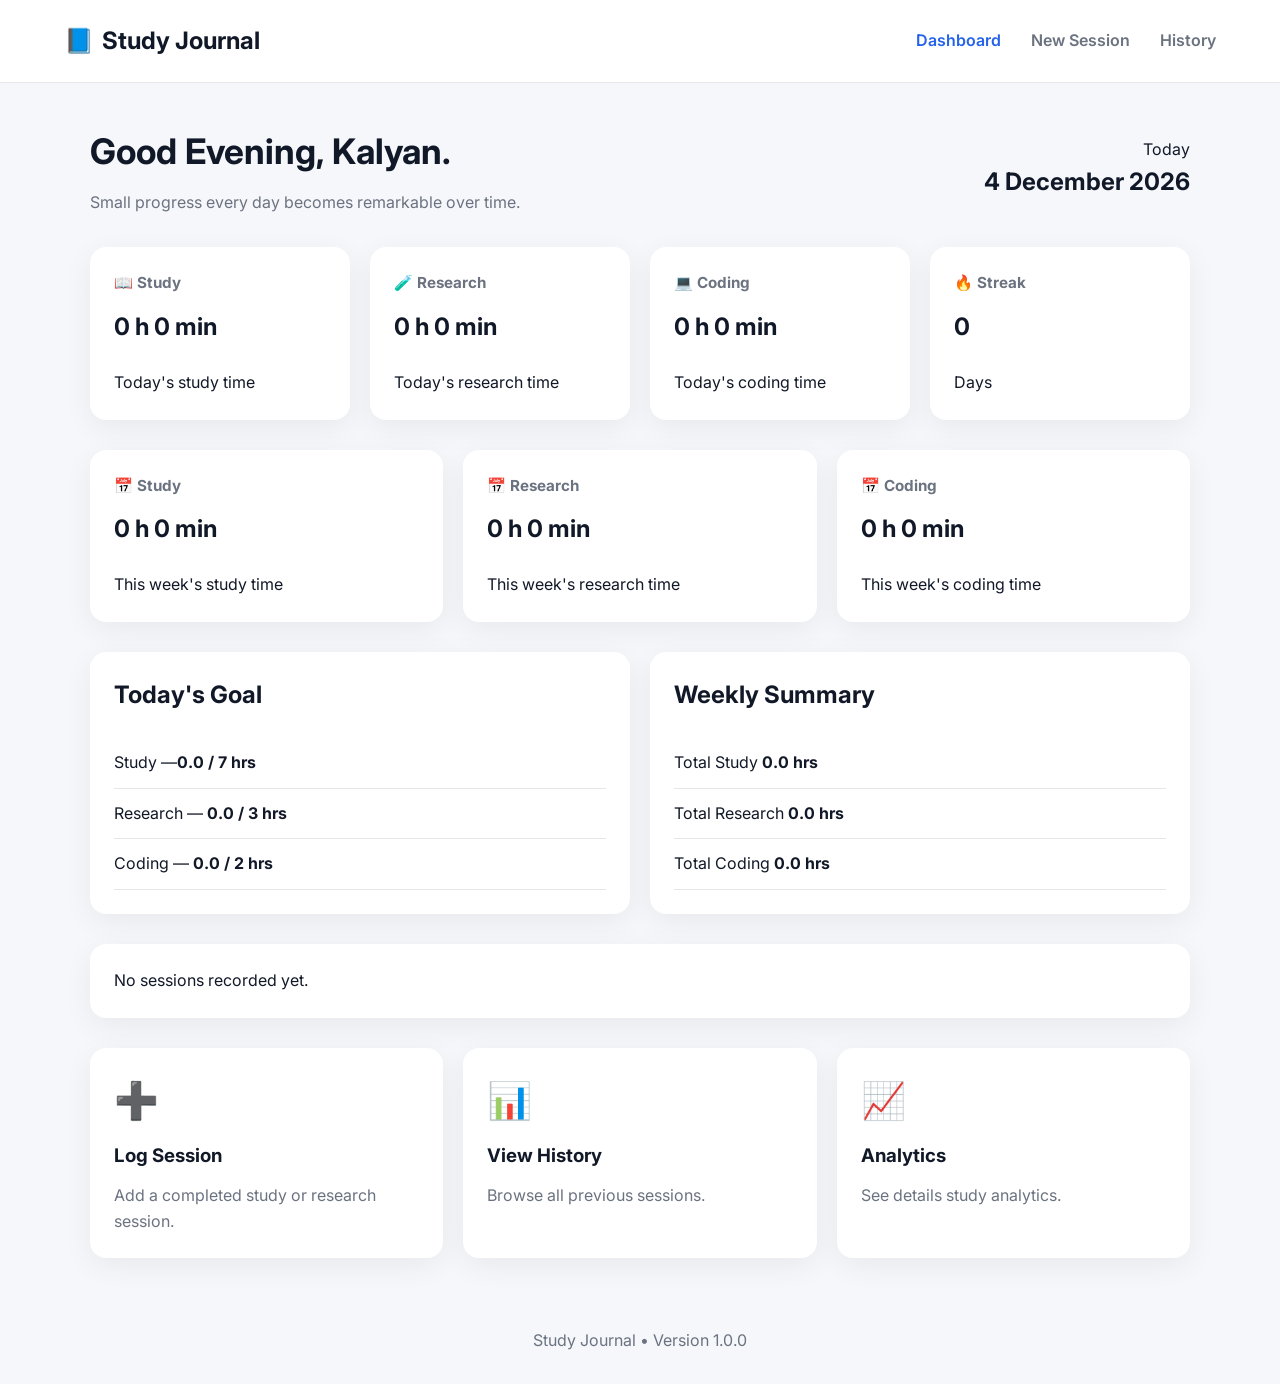
<file: index.html>
<!DOCTYPE html>
<html lang="en">
<head>
    <meta charset="UTF-8">
    <meta name="viewport" content="width=device-width, initial-scale=1.0">
    <link rel="apple-touch-icon" sizes="180x180" href="assets/apple-touch-icon.png">
    <link rel="icon" type="image/png" sizes="32x32" href="assets/favicon-32x32.png">
    <link rel="icon" type="image/png" sizes="16x16" href="assets/favicon-16x16.png">
    <link rel="icon" href="assets/favicon.ico" sizes="any">
    <link rel="manifest" href="assets/site.webmanifest">
    <title>Study Journal</title>
    <link rel="stylesheet" href="css/style.css">
</head>
<body>

    <!-- Navigation -->

    <header class="navbar">
        <a href="index.html" class="logo">
            📘 <span>Study Journal</span>
        </a>

        <nav class="nav-links">
            <a href="index.html" class="active">Dashboard</a>
            <a href="session.html">New Session</a>
            <a href="history.html">History</a>
        </nav>

    </header>

    <main class="container">

        <div class="sections">

            <!-- Welcome -->

            <section class="hero">
                <div>
                    <h1 id="greeting">Welcome</h1>
                    <p id="motivation">
                        Stay consistent.
                    </p>
                </div>
                <div class="today">
                    <span>Today</span>
                    <h2 id="todayDate">--</h2>
                </div>
            </section>



            <!-- Summary Cards -->

            <section class="summary-grid">
                <div class="card">
                    <h3>📖 Study</h3>
                    <h2 id="studyToday">0 h</h2>
                    <p>Today's study time</p>
                </div>

                <div class="card">
                    <h3>🧪 Research</h3>
                    <h2 id="researchToday">0 h</h2>
                    <p>Today's research time</p>
                </div>

                <div class="card">
                    <h3>💻 Coding</h3>
                    <h2 id="codingToday">0 h</h2>
                    <p>Today's coding time</p>
                </div>

                <div class="card">
                    <h3>🔥 Streak</h3>
                    <h2 id="streakDays">0</h2>
                    <p>Days</p>
                </div>
            </section>

            <!-- Weekly Summary Cards -->

            <section class="summary-grid">

                <div class="card">
                    <h3>📅 Study</h3>
                    <h2 id="weekStudyTime">0 h 0 min</h2>
                    <p>This week's study time</p>
                </div>

                <div class="card">
                    <h3>📅 Research</h3>
                    <h2 id="weekResearchTime">0 h 0 min</h2>
                    <p>This week's research time</p>
                </div>

                <div class="card">
                    <h3>📅 Coding</h3>
                    <h2 id="weekCodingTime">0 h 0 min</h2>
                    <p>This week's coding time</p>
                </div>

            </section>

            <!-- Progress -->

            <section class="two-column">
                <div class="card">
                    <h2>Today's Goal</h2>
                    <ul>
                        <li>Study —<strong id="studyGoal">0 / 7 hrs</strong></li>
                        <li>Research — <strong id="researchGoal">0 / 3 hrs</strong></li>
                        <li>Coding — <strong id="codingGoal">0 / 2 hrs</strong></li>
                    </ul>
                </div>

                <div class="card">
                    <h2>Weekly Summary</h2>
                    <ul>
                        <li>Total Study <strong id="weeklyStudy">0 hrs</strong></li>
                        <li>Total Research <strong id="weeklyResearch">0 hrs</strong></li>
                        <li>Total Coding <strong id="weeklyCoding">0 hrs</strong></li>
                    </ul>
                </div>
            </section>

            <!-- Recent Sessions -->

            <section class="card">
                <div id="recentSessions">
                    <p class="empty-state">
                        No recent sessions.
                    </p>
                </div>
            </section>


            <!-- Quick Actions -->

            <section class="quick-actions">
                <a href="session.html" class="action-card">
                    <div class="emoji">➕</div>
                    <h3>Log Session</h3>
                    <p>Add a completed study or research session.</p>
                </a>

                <a href="history.html" class="action-card">
                    <div class="emoji">📊</div>
                    <h3>View History</h3>
                    <p>Browse all previous sessions.</p>
                </a>

                <a href="analytics.html" class="action-card">
                    <div class="emoji">📈</div>
                    <h3>Analytics</h3>
                    <p>See details study analytics.</p>
                </a>
            </section>

        </div>
    </main>


    <footer>
        <p>
            Study Journal • Version 1.0.0
        </p>
    </footer>
        <script src="js/config.js"></script>
        <script src="js/storage.js"></script>
        <script src="js/utils.js"></script>
        <script src="js/analytics.js"></script>
        <script src="js/dashboard.js"></script>
</body>
</html>
</file>
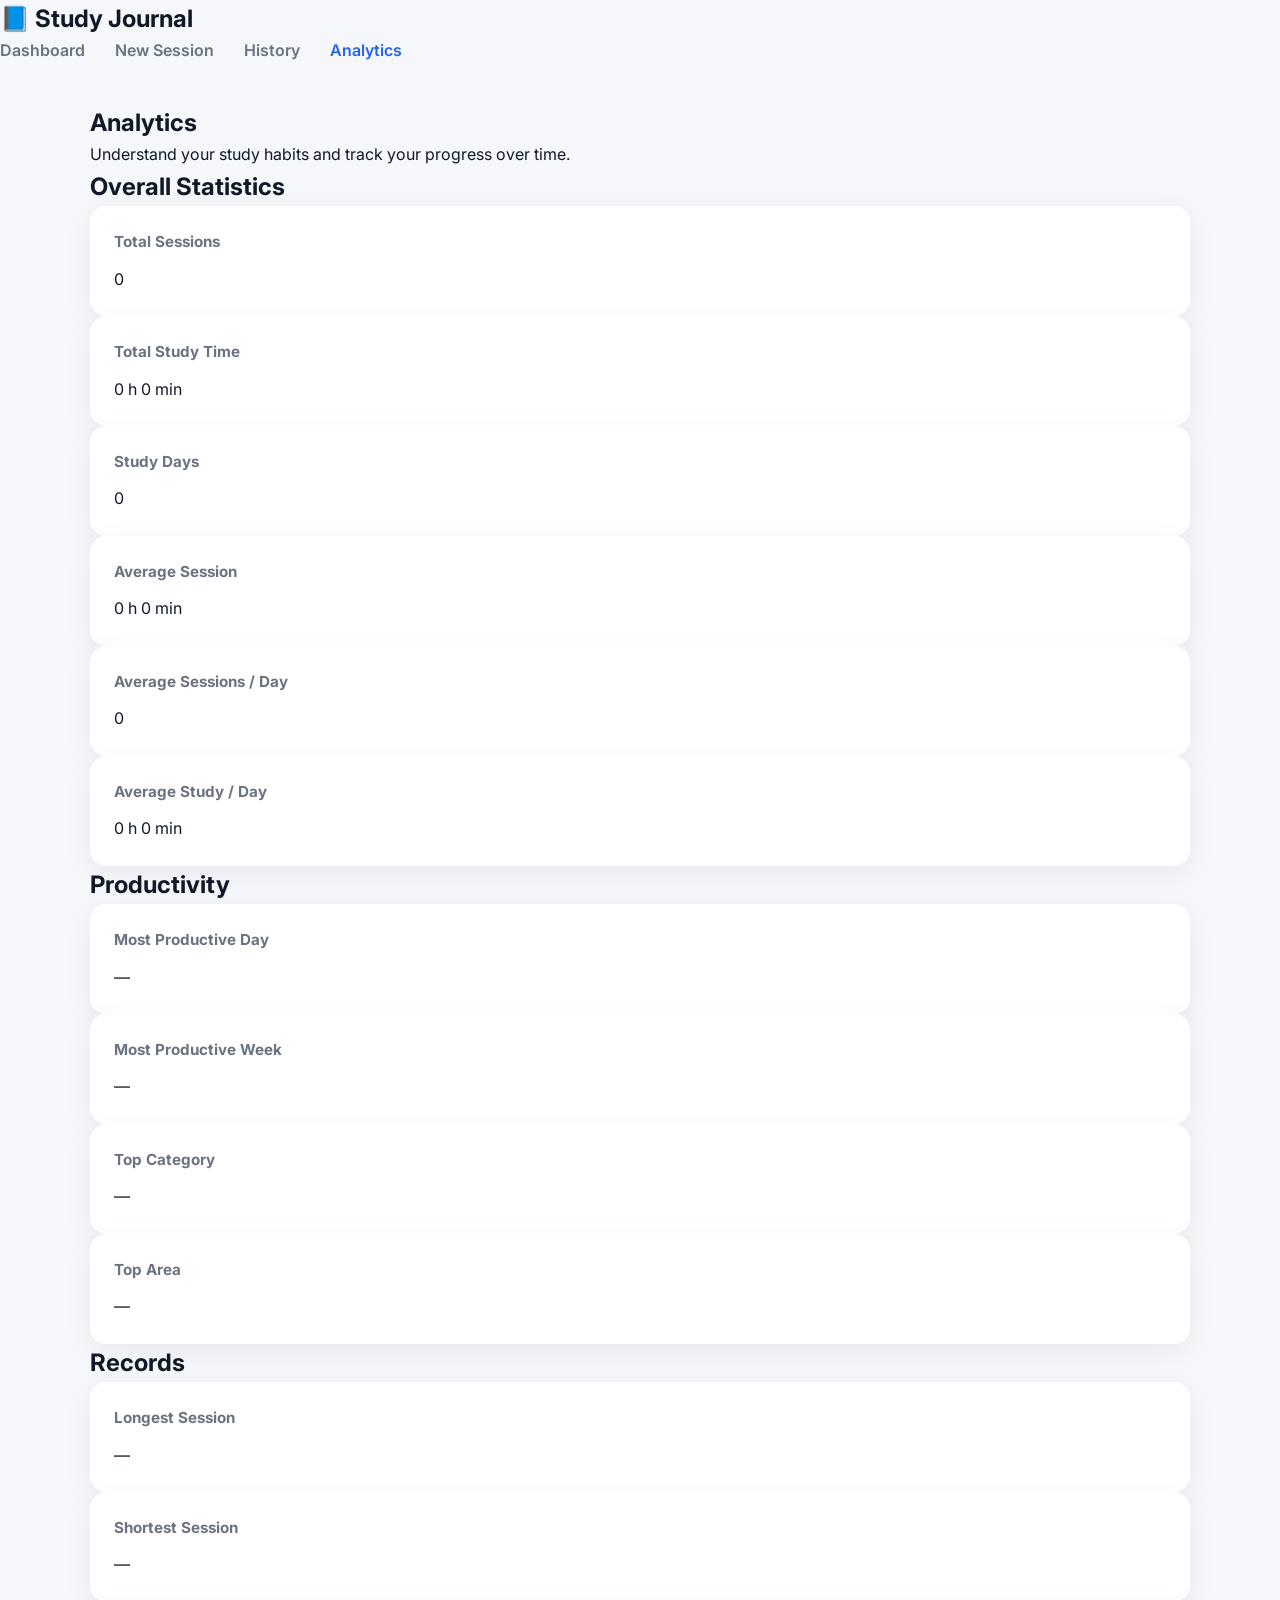
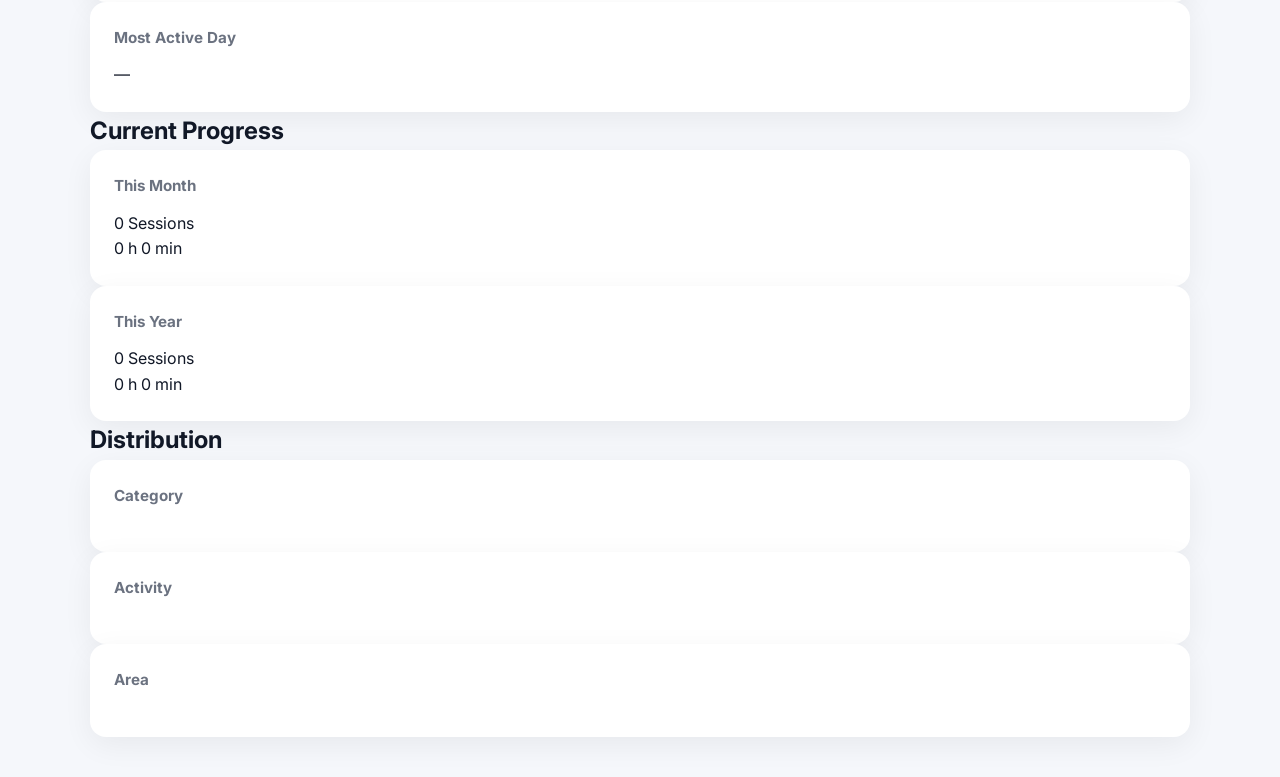
<file: analytics.html>
<!DOCTYPE html>
<html lang="en">
<head>
    <meta charset="UTF-8">
    <meta name="viewport" content="width=device-width, initial-scale=1.0">
    <title>Analytics | Study Journal</title>

    <link rel="stylesheet" href="css/style.css">
</head>

<body>

    <!-- Header -->

    <header class="header">

        <a href="index.html" class="logo">
            📘 Study Journal
        </a>

        <nav class="nav">

            <a href="index.html">Dashboard</a>

            <a href="new-session.html">New Session</a>

            <a href="history.html">History</a>

            <a href="analytics.html" class="active">Analytics</a>

        </nav>

    </header>

    <main class="container">

        <!-- Page Header -->

        <section class="page-header">

            <h1>Analytics</h1>

            <p>
                Understand your study habits and track your progress over time.
            </p>

        </section>


        <!-- Overall Statistics -->

        <section>

            <h2>Overall Statistics</h2>

            <div class="stats-grid">

                <div class="card stat-card">
                    <h3>Total Sessions</h3>
                    <p id="total-sessions"></p>
                </div>

                <div class="card stat-card">
                    <h3>Total Study Time</h3>
                    <p id="total-study-time"></p>
                </div>

                <div class="card stat-card">
                    <h3>Study Days</h3>
                    <p id="study-days"></p>
                </div>

                <div class="card stat-card">
                    <h3>Average Session</h3>
                    <p id="average-session"></p>
                </div>

                <div class="card stat-card">
                    <h3>Average Sessions / Day</h3>
                    <p id="average-sessions-day"></p>
                </div>

                <div class="card stat-card">
                    <h3>Average Study / Day</h3>
                    <p id="average-study-day"></p>
                </div>

            </div>

        </section>


        <!-- Productivity -->

        <section>

            <h2>Productivity</h2>

            <div class="stats-grid">

                <div class="card">
                    <h3>Most Productive Day</h3>
                    <p id="productive-day"></p>
                </div>

                <div class="card">
                    <h3>Most Productive Week</h3>
                    <p id="productive-week"></p>
                </div>

                <div class="card">
                    <h3>Top Category</h3>
                    <p id="top-category"></p>
                </div>

                <div class="card">
                    <h3>Top Area</h3>
                    <p id="top-area"></p>
                </div>

            </div>

        </section>


        <!-- Records -->

        <section>

            <h2>Records</h2>

            <div class="stats-grid">

                <div class="card">
                    <h3>Longest Session</h3>
                    <p id="longest-session"></p>
                </div>

                <div class="card">
                    <h3>Shortest Session</h3>
                    <p id="shortest-session"></p>
                </div>

                <div class="card">
                    <h3>Most Active Day</h3>
                    <p id="most-active-day"></p>
                </div>

            </div>

        </section>


        <!-- Current Progress -->

        <section>

            <h2>Current Progress</h2>

            <div class="stats-grid">

                <div class="card">

                    <h3>This Month</h3>

                    <p id="month-sessions"></p>

                    <p id="month-minutes"></p>

                </div>

                <div class="card">

                    <h3>This Year</h3>

                    <p id="year-sessions"></p>

                    <p id="year-minutes"></p>

                </div>

            </div>

        </section>


        <!-- Distribution -->

        <section>

            <h2>Distribution</h2>

            <div class="stats-grid">

                <div class="card">

                    <h3>Category</h3>

                    <table id="category-distribution"></table>

                </div>

                <div class="card">

                    <h3>Activity</h3>

                    <table id="activity-distribution"></table>

                </div>

                <div class="card">

                    <h3>Area</h3>

                    <table id="area-distribution"></table>

                </div>

            </div>

        </section>

    </main>

    <script src="js/storage.js"></script>
    <script src="js/utils.js"></script>
    <script src="js/analytics.js"></script>
    <script src="js/analytics-page.js"></script>

</body>
</html>
</file>
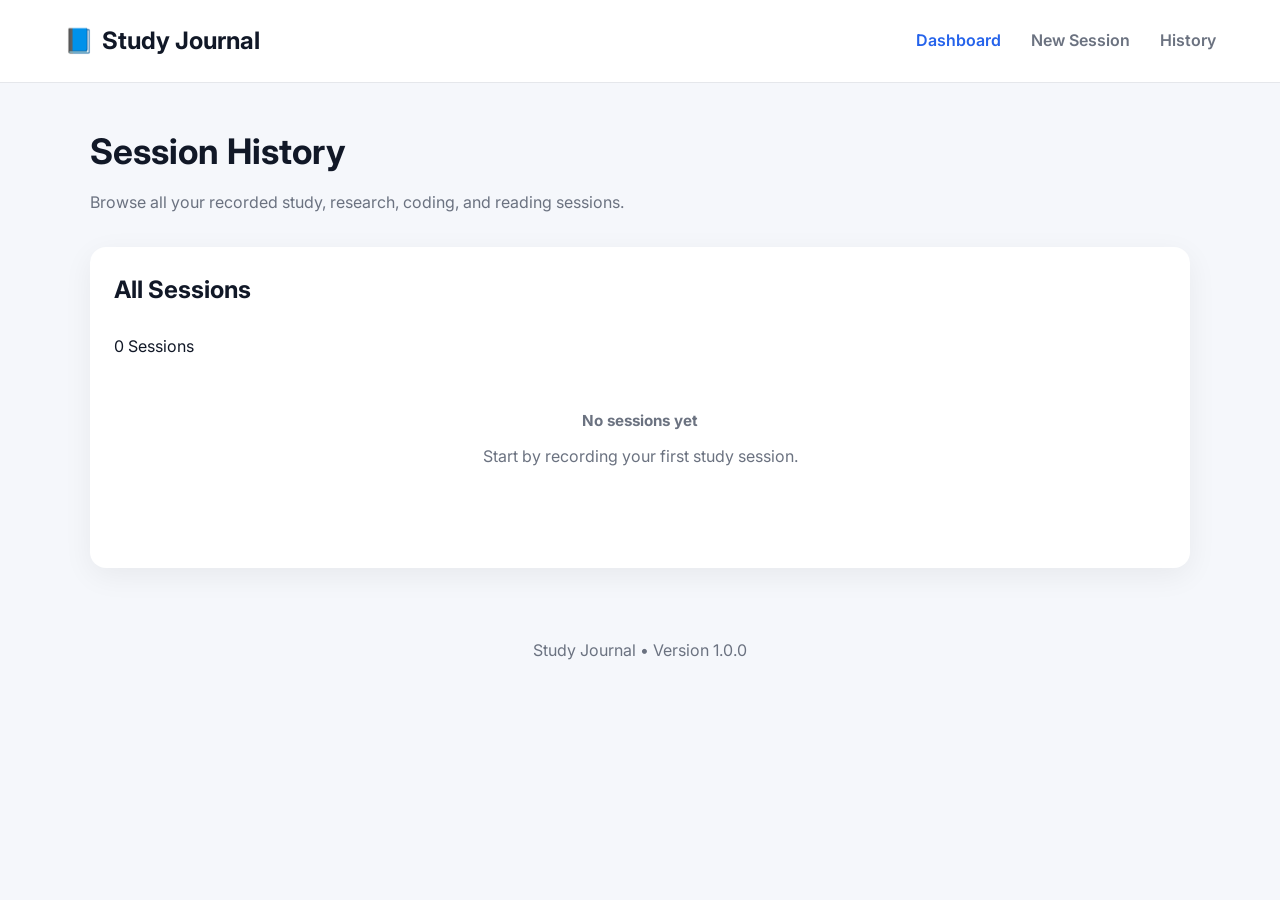
<file: history.html>
<!DOCTYPE html>
<html lang="en">

<head>

    <meta charset="UTF-8">

    <meta name="viewport" content="width=device-width, initial-scale=1.0">
    <link rel="apple-touch-icon" sizes="180x180" href="assets/apple-touch-icon.png">
    <link rel="icon" type="image/png" sizes="32x32" href="assets/favicon-32x32.png">
    <link rel="icon" type="image/png" sizes="16x16" href="assets/favicon-16x16.png">
    <link rel="icon" href="assets/favicon.ico" sizes="any">
    <link rel="manifest" href="assets/site.webmanifest">
    <title>History • Study Journal</title>

    <link rel="stylesheet" href="css/style.css">

</head>

<body>

    <!-- Navigation -->

    <header class="navbar">
        <a href="index.html" class="logo">
            📘 <span>Study Journal</span>
        </a>

        <nav class="nav-links">
            <a href="index.html" class="active">Dashboard</a>
            <a href="session.html">New Session</a>
            <a href="history.html">History</a>
        </nav>

    </header>


    <main class="container">

        <!-- Hero -->

        <section class="hero">

            <div>

                <h1>Session History</h1>

                <p>

                    Browse all your recorded study, research, coding, and reading sessions.

                </p>

            </div>

        </section>


        <!-- History Table -->

        <section class="card">

            <div class="history-header">

                <h2>All Sessions</h2>

                <span id="sessionCount">0 Sessions</span>

            </div>


            <!-- Empty State -->

            <div id="emptyState" class="empty-state">

                <h3>No sessions yet</h3>

                <p>

                    Start by recording your first study session.

                </p>

            </div>


            <!-- Table -->

            <div id="historyTableContainer" style="display:none; overflow-x:auto;">

                <table>

                    <thead>

                        <tr>

                            <th>Date</th>

                            <th>Category</th>

                            <th>Activity</th>

                            <th>Area</th>

                            <th>Topic</th>

                            <th>Duration</th>

                            <th>Action</th>

                        </tr>

                    </thead>

                    <tbody id="historyTableBody">

                        <!-- JavaScript will insert rows here -->

                    </tbody>

                </table>

            </div>

        </section>

    </main>


    <footer>

        <p>

            Study Journal • Version 1.0.0

        </p>

    </footer>
    
    <script src="js/config.js"></script>
    <script src="js/storage.js"></script>
    <script src="js/utils.js"></script>
    <script src="js/history.js"></script>

</body>

</html>
</file>
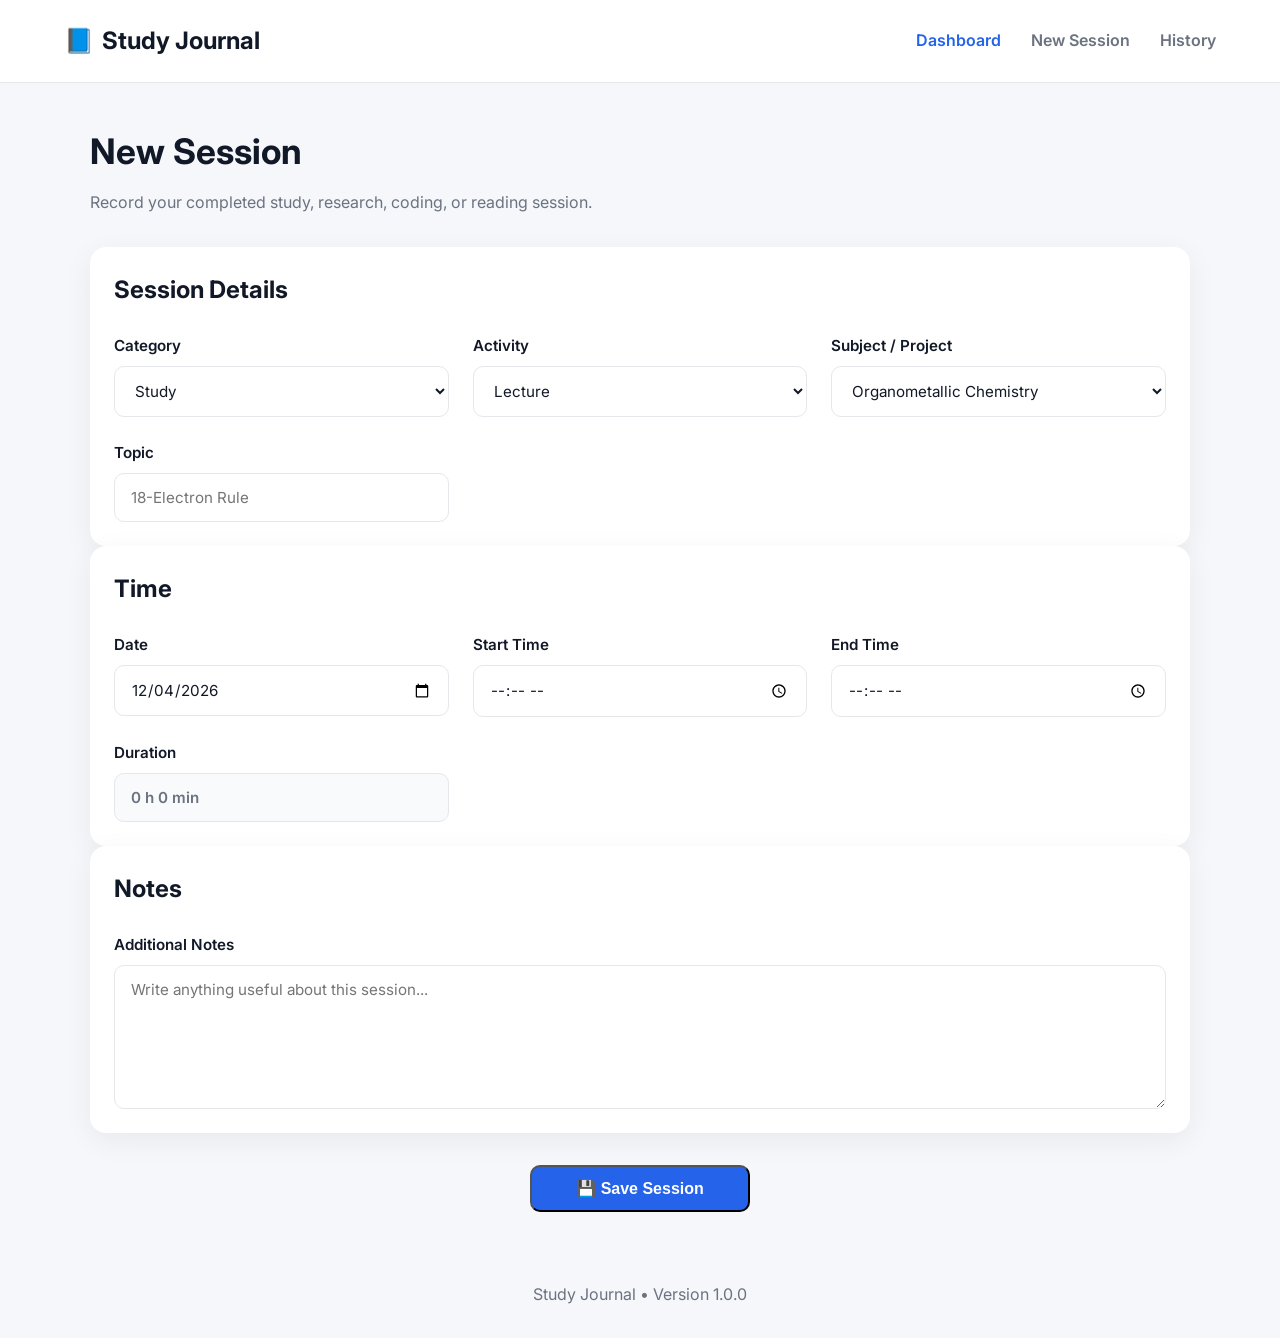
<file: session.html>
<!DOCTYPE html>
<html lang="en">

<head>

    <meta charset="UTF-8">

    <meta name="viewport" content="width=device-width, initial-scale=1.0">
    <link rel="apple-touch-icon" sizes="180x180" href="assets/apple-touch-icon.png">
    <link rel="icon" type="image/png" sizes="32x32" href="assets/favicon-32x32.png">
    <link rel="icon" type="image/png" sizes="16x16" href="assets/favicon-16x16.png">
    <link rel="icon" href="assets/favicon.ico" sizes="any">
    <link rel="manifest" href="assets/site.webmanifest">
    <title>New Session • Study Journal</title>

    <link rel="stylesheet" href="css/style.css">

</head>

<body>

    <!-- Navigation -->

    <header class="navbar">
        <a href="index.html" class="logo">
            📘 <span>Study Journal</span>
        </a>

        <nav class="nav-links">
            <a href="index.html" class="active">Dashboard</a>
            <a href="session.html">New Session</a>
            <a href="history.html">History</a>
        </nav>

    </header>


    <main class="container">

        <!-- Hero -->

        <section class="hero">

            <div>

                <h1>New Session</h1>

                <p>

                    Record your completed study, research, coding, or reading session.

                </p>

            </div>

        </section>


        <!-- Session Details -->

        <section class="card">

            <h2>Session Details</h2>

            <div class="form-grid">

                <div class="form-group">

                    <label for="category">Category</label>

                    <select id="category"></select>

                </div>


                <div class="form-group">

                    <label for="activity">Activity</label>

                    <select id="activity"></select>

                </div>


                <div class="form-group">

                    <label for="subject">Subject / Project</label>

                   <select id="area"></select>

                </div>


                <div class="form-group">

                    <label for="topic">Topic</label>

                    <input
                        type="text"
                        id="topic"
                        placeholder="18-Electron Rule">

                </div>

            </div>

        </section>



        <!-- Time Information -->

        <section class="card">

            <h2>Time</h2>

            <div class="form-grid">

                <div class="form-group">

                    <label for="date">Date</label>

                    <input
                        type="date"
                        id="date">

                </div>


                <div class="form-group">

                    <label for="startTime">Start Time</label>

                    <input
                        type="time"
                        id="startTime">

                </div>


                <div class="form-group">

                    <label for="endTime">End Time</label>

                    <input
                        type="time"
                        id="endTime">

                </div>


                <div class="form-group">

                    <label for="duration">Duration</label>

                    <input
                        type="text"
                        id="duration"
                        value="0 h 0 min"
                        readonly>

                </div>

            </div>

        </section>



        <!-- Notes -->

        <section class="card">

            <h2>Notes</h2>

            <div class="form-group">

                <label for="notes">

                    Additional Notes

                </label>

                <textarea

                    id="notes"

                    rows="6"

                    placeholder="Write anything useful about this session..."></textarea>

            </div>

        </section>



        <!-- Save Button -->

        <section class="save-section">

            <button id="saveBtn" class="button">

                💾 Save Session

            </button>

        </section>

    </main>



    <footer>

        <p>

            Study Journal • Version 1.0.0

        </p>

    </footer>
    <script src="js/config.js"></script>
    <script src="js/storage.js"></script>
    <script src="js/utils.js"></script>
    <script src="js/session.js"></script>

</body>

</html>
</file>
<file: css/style.css>
/* ===========================
   Google Font
=========================== */

@import url('https://fonts.googleapis.com/css2?family=Inter:wght@400;500;600;700&display=swap');


/* ===========================
   Root Variables
=========================== */

:root {

    --bg: #f5f7fb;

    --surface: #ffffff;

    --primary: #2563eb;

    --primary-hover: #1d4ed8;

    --text: #111827;

    --muted: #6b7280;

    --border: #e5e7eb;

    --shadow: 0 8px 30px rgba(0,0,0,0.06);

    --radius: 16px;
   
    --radius-small:10px;

    --space-xs: 0.5rem;    /* 8px */
    --space-sm: 1rem;      /* 16px */
    --space-md: 1.5rem;    /* 24px */
    --space-lg: 2rem;      /* 32px */
    --space-xl: 3rem;      /* 48px */

}


/* ===========================
   Reset
=========================== */

*{

    margin:0;

    padding:0;

    box-sizing:border-box;

}


body{

    font-family:'Inter',sans-serif;

    background:var(--bg);

    color:var(--text);

    line-height:1.6;

}



/* ===========================
   Container
=========================== */

.container{

    width:min(1100px,92%);

    margin:auto;

    padding:40px 0;

}



/* ===========================
   Navigation
=========================== */

.navbar{

    display:flex;

    justify-content:space-between;

    align-items:center;

    padding:22px 5%;

    background:var(--surface);

    border-bottom:1px solid var(--border);

    position:sticky;

    top:0;

    z-index:100;

}


.logo {
    display: flex;
    align-items: center;
    gap: 0.5rem;

    text-decoration: none;
    color: inherit;

    font-size: 1.5rem;
    font-weight: 700;
}

.logo:hover {
    color: var(--primary);
}


nav{

    display:flex;

    gap:30px;

}


nav a{

    text-decoration:none;

    color:var(--muted);

    font-weight:600;

    transition:.25s;

}


nav a:hover{

    color:var(--primary);

}


nav a.active{

    color:var(--primary);

}



/* ===========================
   Hero
=========================== */

.hero{

    display:flex;

    justify-content:space-between;

    align-items:center;

    margin-bottom: var(--space-lg);

}


.hero h1{

    font-size:2.2rem;

    margin-bottom:10px;

}


.hero p{

    color:var(--muted);

}


.today{

    text-align:right;

}


.today p{

    color:var(--muted);

    margin-bottom:4px;

}



/* ===========================
   Cards
=========================== */

.card{

    background:var(--surface);

    border-radius:var(--radius);

    padding: var(--space-md);

    box-shadow:var(--shadow);

}


.card h3{

    margin-bottom:12px;

    color:var(--muted);

    font-size:.95rem;

}


.card h1{

    font-size:2.3rem;

    margin-bottom:8px;

}


.card h2{

    margin-bottom: var(--space-md);

}



/* ===========================
   Summary Grid
=========================== */

.summary-grid{

    display:grid;

    grid-template-columns:repeat(auto-fit,minmax(220px,1fr));

    gap:20px;

    margin-bottom:30px;

}

.form-sections {
    display: flex;
    flex-direction: column;
    gap: var(--space-lg);
}

/* ===========================
   Two Columns
=========================== */

.two-column{

    display:grid;

    grid-template-columns:1fr 1fr;

    gap:20px;

    margin-bottom:30px;

}


.two-column ul{

    list-style:none;

}


.two-column li{

    padding:12px 0;

    border-bottom:1px solid var(--border);

}



/* ===========================
   Section Title
=========================== */

.section-title{

    display:flex;

    justify-content:space-between;

    align-items:center;

    margin-bottom:25px;

}


.section-title a{

    color:var(--primary);

    text-decoration:none;

}



/* ===========================
   Empty State
=========================== */

.empty-state{

    text-align:center;

    padding:50px 20px;

}


.empty-state .icon{

    font-size:60px;

    margin-bottom:15px;

}


.empty-state h3{

    margin-bottom:10px;

}


.empty-state p{

    color:var(--muted);

    margin-bottom:25px;

}



/* ===========================
   Button
=========================== */

.button{

    display:inline-block;

    background:var(--primary);

    color:white;

    padding:12px 24px;

    border-radius:10px;

    text-decoration:none;

    font-weight:600;

    transition:.25s;

}


.button:hover{

    background:var(--primary-hover);

}



/* ===========================
   Quick Actions
=========================== */

.quick-actions{

    display:grid;

    grid-template-columns:repeat(auto-fit,minmax(240px,1fr));

    gap:20px;

    margin-top:30px;

}


.action-card{

    background:var(--surface);

    border-radius:var(--radius);

    padding:24px;

    text-decoration:none;

    color:inherit;

    box-shadow:var(--shadow);

    transition:.25s;

}


.action-card:hover{

    transform:translateY(-4px);

}


.action-card h3{

    margin:12px 0;

}


.action-card p{

    color:var(--muted);

}


.emoji{

    font-size:36px;

}


.disabled{

    opacity:.55;

    pointer-events:none;

}



/* ===========================
   Footer
=========================== */

footer{

    text-align:center;

    padding:30px;

    color:var(--muted);

}



/* ===========================
   Responsive
=========================== */

@media(max-width:900px){

    .hero{

        flex-direction:column;

        align-items:flex-start;

        gap:25px;

    }

    .today{

        text-align:left;

    }

    .two-column{

        grid-template-columns:1fr;

    }

}


@media(max-width:700px){

    .navbar{

        flex-direction:column;

        gap:18px;

    }

    nav{

        gap:18px;

        flex-wrap:wrap;

        justify-content:center;

    }

    .hero h1{

        font-size:1.8rem;

    }

}


/* ==========================================================
   Forms
========================================================== */

.form-grid {

    display: grid;

    grid-template-columns: repeat(auto-fit, minmax(260px, 1fr));

    gap: var(--space-md);
    margin-top: var(--space-md);

}

.form-group {

    display: flex;

    flex-direction: column;

}

.form-group label {

    margin-bottom: 8px;

    font-size: 0.95rem;

    font-weight: 600;

    color: var(--text);

}

.form-group input,
.form-group select,
.form-group textarea {

    width: 100%;

    padding: 14px 16px;

    font-size: 0.95rem;

    font-family: inherit;

    border: 1px solid var(--border);

    border-radius: 10px;

    background: white;

    color: var(--text);

    transition: all .25s ease;

    outline: none;

}

.form-group textarea {

    resize: vertical;

    min-height: 140px;

}

.form-group input:focus,
.form-group select:focus,
.form-group textarea:focus {

    border-color: var(--primary);

    box-shadow: 0 0 0 4px rgba(37,99,235,.10);

}

.form-group input[readonly] {

    background: #f8fafc;

    color: var(--muted);

    font-weight: 600;

}


/* ==========================================================
   Save Button Section
========================================================== */

.save-section {

    margin-top: var(--space-lg);

    display: flex;

    justify-content: center;

}

.save-section .button {

    min-width: 220px;

    font-size: 1rem;

}


/* ==========================================================
   Table
========================================================== */

table {

    width: 100%;

    border-collapse: collapse;

    margin-top: 20px;

}

thead {

    background: #f8fafc;

}

th {

    text-align: left;

    padding: 16px;

    font-size: .9rem;

    color: var(--muted);

    border-bottom: 1px solid var(--border);

}

td {

    padding: 16px;

    border-bottom: 1px solid var(--border);

}

tbody tr {

    transition: background .2s;

}

tbody tr:hover {

    background: #f9fafb;

}


/* ==========================================================
   Utilities
========================================================== */

.text-center {

    text-align: center;

}

.mt-1 {

    margin-top: 10px;

}

.mt-2 {

    margin-top: 20px;

}

.mt-3 {

    margin-top: 30px;

}

.mb-1 {

    margin-bottom: 10px;

}

.mb-2 {

    margin-bottom: 20px;

}

.mb-3 {

    margin-bottom: 30px;

}


/* ==========================================================
   Responsive Improvements
========================================================== */

@media (max-width: 768px) {

    .form-grid {

        grid-template-columns: 1fr;

    }

    .save-section .button {

        width: 100%;

    }

}

/*
=========================================
Recent Sessions
=========================================
*/

.recent-session {

    padding: 14px 0;

    border-bottom: 1px solid #e5e7eb;

}

.recent-session strong {

    display: block;

    font-size: 16px;

    margin-bottom: 4px;

}

.recent-session span {

    display: block;

    color: #6b7280;

    margin-bottom: 6px;

}

.recent-session small {

    color: #9ca3af;

}
</file>
